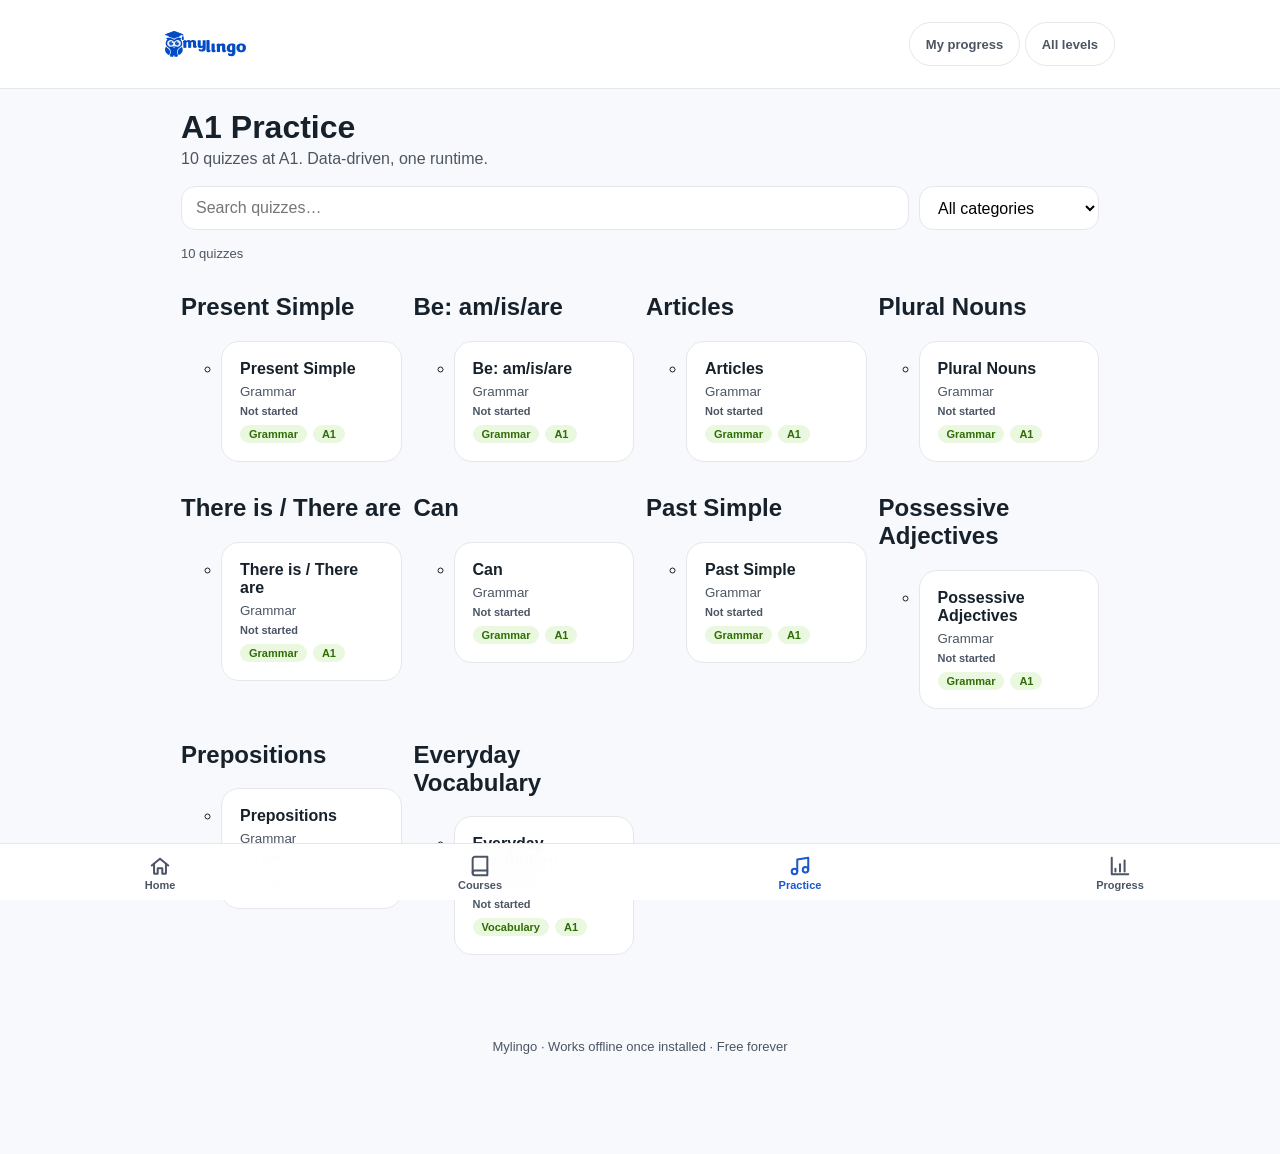
<file: a1/index.html>
<!doctype html><html lang="en"><head><meta charset="utf-8"><meta name="viewport" content="width=device-width,initial-scale=1">
<link rel="icon" type="image/svg+xml" href="../shared/brand/icon.svg">
<link rel="icon" type="image/png" sizes="32x32" href="../shared/brand/favicon-32.png">
<link rel="icon" type="image/png" sizes="192x192" href="../shared/brand/favicon-192.png">
<link rel="apple-touch-icon" href="../shared/brand/apple-touch-icon.png">
<link rel="manifest" href="../manifest.json">
<meta name="theme-color" content="#1959d1">
<script>if('serviceWorker' in navigator){window.addEventListener('load',function(){navigator.serviceWorker.register('../sw.js').catch(function(){});});}</script>
<title>Mylingo</title>
<style>
:root{--brand:#1959d1;--brand-dark:#0e45ae;--brand-soft:#eaf1fc;--success:#58cc02;--success-dark:#46a302;--success-soft:#e9f8df;--ink:#17212b;--muted:#4b5563;--line:#e5e7eb;--bg:#f7f9fc;--ease-micro:cubic-bezier(0.25,0.1,0.25,1);--ease-release:cubic-bezier(0.34,1.56,0.64,1)}
*{box-sizing:border-box;-webkit-tap-highlight-color:transparent}
body{font-family:-apple-system,BlinkMacSystemFont,"Segoe UI",Roboto,Arial,sans-serif;margin:0;background:var(--bg);color:var(--ink)}
:focus-visible{outline:3px solid #1a73e8;outline-offset:2px}
a{color:inherit}
.skip-link{position:absolute;left:8px;top:-48px;background:var(--brand);color:#fff;padding:10px 16px;border-radius:10px;font-weight:800;text-decoration:none;z-index:1000;transition:top .15s ease}
.skip-link:focus{top:8px}
header{padding:22px 16px;background:#fff;border-bottom:1px solid var(--line);padding-top:calc(22px + env(safe-area-inset-top))}
.headrow{max-width:950px;margin:auto;display:flex;justify-content:space-between;align-items:center;gap:12px;flex-wrap:wrap}
.brand-logo{height:26px;width:auto;display:block}
.headrow nav a{font-size:13px;font-weight:700;text-decoration:none;color:var(--muted);border:1px solid var(--line);border-radius:99px;padding:12px 16px;display:inline-flex;align-items:center;min-height:44px}
main{max-width:950px;margin:auto;padding:20px 16px 60px}
h1{margin:0 0 4px}
.sub{color:var(--muted);margin:0 0 18px}
.controls{display:flex;gap:10px;margin-bottom:16px;flex-wrap:wrap}
input[type=search],select{font:inherit;padding:11px 14px;border:1px solid var(--line);border-radius:14px;background:#fff;min-height:44px}
input[type=search]{flex:1 1 220px}
select{flex:0 1 180px}
.count{color:var(--muted);font-size:13px;margin-bottom:12px}
.grid{display:grid;grid-template-columns:repeat(auto-fit,minmax(220px,1fr));gap:12px;list-style:none;padding:0;margin:0}\n.topic-group{grid-column:1/-1;list-style:none;margin:8px 0 0;padding:0}\n.topic-group h2{font-size:16px;margin:0 0 8px;padding:0 2px}\n.topic-grid{display:grid;grid-template-columns:repeat(auto-fit,minmax(220px,1fr));gap:12px;list-style:none;padding:0;margin:0}
.card{display:block;background:#fff;border:1px solid var(--line);border-radius:18px;padding:18px;text-decoration:none;color:inherit;position:relative;transition:transform 220ms var(--ease-release),border-color 120ms var(--ease-micro)}
.card:hover{border-color:#c9d0d8}
.card:active{transform:scale(.985);transition-duration:80ms;transition-timing-function:var(--ease-micro)}
.card b{display:block;margin-bottom:6px}
.tagrow{display:flex;gap:6px;flex-wrap:wrap;margin-top:8px}
.chip{font-size:11px;color:#2f6d06;background:var(--success-soft);border-radius:99px;padding:3px 9px;font-weight:700}
.best{position:absolute;top:14px;right:14px;font-size:11px;font-weight:900;color:#2f6d06;background:var(--success-soft);border-radius:99px;padding:4px 9px}
.qstatus{font-size:11px;font-weight:800;color:var(--muted);margin-top:6px;display:block}
footer{max-width:950px;margin:0 auto;padding:24px 16px 40px;color:var(--muted);font-size:13px;text-align:center}
small{display:block;color:var(--muted);margin-top:2px}
.empty,.err{text-align:center;color:var(--muted);padding:50px 20px;grid-column:1/-1}
.skel{background:#fff;border:1px solid var(--line);border-radius:18px;height:96px;position:relative;overflow:hidden}
.skel::after{content:"";position:absolute;inset:0;background:linear-gradient(90deg,transparent,rgba(0,0,0,.04),transparent);animation:sh 1.2s infinite}
@keyframes sh{from{transform:translateX(-100%)}to{transform:translateX(100%)}}
.more{display:block;margin:24px auto 0;background:#f1f3f5;border:0;padding:13px 26px;border-radius:99px;font-weight:800;cursor:pointer;min-height:44px;transition:transform 220ms var(--ease-release),background-color 120ms var(--ease-micro)}
.more:active{transform:scale(.97);transition-duration:80ms;transition-timing-function:var(--ease-micro)}
@media(prefers-reduced-motion:reduce){.skel::after{animation:none}.card,.more{transition:none}.card:active,.more:active{transform:none}}

@view-transition{navigation:auto}
::view-transition-old(root){animation:page-out .28s cubic-bezier(.4,0,.2,1) both}
::view-transition-new(root){animation:page-in .28s cubic-bezier(.4,0,.2,1) both}
@keyframes page-out{to{opacity:0;transform:scale(.96)}}
@keyframes page-in{from{opacity:0;transform:scale(1.04)}}
@media(prefers-reduced-motion:reduce){@view-transition{navigation:none}}
</style><link rel="stylesheet" href="../shared/css/app-shell.css"></head>
<body>
<a href="#main-content" class="skip-link">Skip to main content</a>
<header><div class="headrow">
  <img class="brand-logo" src="../shared/brand/logo-horizontal.svg" alt="Mylingo">
  <nav><a href="./dashboard.html">My progress</a> <a id="hubLink" href="../main/index.html">All levels</a></nav>
</div></header>
<main id="main-content">
  <h1 id="pageTitle">Practice</h1>
  <p class="sub" id="pageSub"></p>
  <div class="controls">
    <input type="search" id="q" placeholder="Search quizzes…" aria-label="Search quizzes">
    <select id="cat" aria-label="Filter by category"><option value="">All categories</option></select>
  </div>
  <p class="count" id="count" aria-live="polite"></p>
  <ul class="grid" id="grid" role="list" aria-live="polite"></ul>
  <button class="more" id="more" style="display:none">Show more</button>
</main>
<footer>Mylingo · Works offline once installed · Free forever</footer>
<script>
(function(){
'use strict';
const $=x=>document.getElementById(x);
const KEY='mylingo.progress.v1';
const parts=location.pathname.split('/').filter(Boolean);
const level=(parts[parts.length-2]||'a1').toLowerCase();
const PAGE=24;
let shown=PAGE, all=[], filtered=[];

document.title='Mylingo '+level.toUpperCase();
$('pageTitle').textContent=level.toUpperCase()+' Practice';

function progressFor(id){
  try{ const v=JSON.parse(localStorage.getItem(KEY)||'{}'); return v[id]||null }catch(e){ return null }
}

function renderSkeleton(){
  $('grid').innerHTML=Array.from({length:6}).map(()=>'<li class="skel" aria-hidden="true"></li>').join('');
}

function applyFilters(){
  const term=$('q').value.trim().toLowerCase();
  const cat=$('cat').value;
  filtered=all.filter(item=>{
    if(cat && item.category!==cat) return false;
    if(!term) return true;
    const hay=(item.title+' '+(item.topic||'')+' '+item.category+' '+(item.tags||'')).toLowerCase();
    return hay.includes(term);
  });
  shown=PAGE;
  paint();
}

function paint(){
  const grid=$('grid');
  if(filtered.length===0){
    grid.innerHTML='<li class="empty">No quizzes match your search.</li>';
    $('more').style.display='none';
    $('count').textContent='0 results';
    return;
  }
  const slice=filtered.slice(0,shown);
  $('count').textContent=filtered.length+' quiz'+(filtered.length===1?'':'zes')+(filtered.length!==all.length?' (filtered from '+all.length+')':'');
  const groups=[];
  slice.forEach(item=>{
    const topic=item.topic||item.title||'Other';
    let group=groups.find(g=>g.topic===topic);
    if(!group){group={topic,items:[]};groups.push(group)}
    group.items.push(item);
  });
  grid.innerHTML=groups.map(group=>{
    const cards=group.items.map(item=>{
      const prog=progressFor(item.id);
      const best=prog&&prog.best!=null?'<span class="best">Best '+prog.best+'%</span>':'';
      const status=prog?(prog.status==='completed'?'Completed':'In progress'):'Not started';
      const tags=(item.tags||'').split(',').map(t=>t.trim()).filter(Boolean).slice(0,3)
        .map(t=>'<span class="chip">'+escapeHtml(t)+'</span>').join('');
      return '<li><a class="card" href="../shared/quiz.html?quiz='+encodeURIComponent(item.id)+'&level='+level+'" aria-label="'+escapeHtml(item.title)+', '+status+'">'+
        best+'<b>'+escapeHtml(item.title)+'</b><small>'+escapeHtml(item.category||'')+'</small>'+
        '<span class="qstatus">'+status+'</span>'+
        (tags?'<div class="tagrow">'+tags+'</div>':'')+'</a></li>';
    }).join('');
    return '<li class="topic-group"><h2>'+escapeHtml(group.topic)+'</h2><ul class="topic-grid" role="list">'+cards+'</ul></li>';
  }).join('');
  $('more').style.display = (shown<filtered.length) ? 'block' : 'none';
}
function escapeHtml(s){return String(s??'').replace(/[&<>"']/g,m=>({'&':'&amp;','<':'&lt;','>':'&gt;','"':'&quot;',"'":'&#39;'}[m]))}

$('more').onclick=()=>{shown+=PAGE;paint()};
$('q').addEventListener('input',applyFilters);
$('cat').addEventListener('change',applyFilters);

async function load(){
  renderSkeleton();
  let res;
  try{ res=await fetch('./quizzes.json',{cache:'no-store'}) }
  catch(e){ $('grid').innerHTML='<li class="err">Couldn\'t load the quiz list. Check your connection and refresh.</li>'; return }
  if(!res.ok){ $('grid').innerHTML='<li class="err">Couldn\'t load the quiz list (error '+res.status+').</li>'; return }
  try{ all=await res.json() }catch(e){ $('grid').innerHTML='<li class="err">The quiz list file is corrupted.</li>'; return }
  if(!Array.isArray(all)){ $('grid').innerHTML='<li class="err">The quiz list has an unexpected format.</li>'; return }

  $('pageSub').textContent=all.length+' quiz'+(all.length===1?'':'zes')+' at '+level.toUpperCase()+'. Data-driven, one runtime.';
  const cats=[...new Set(all.map(a=>a.category).filter(Boolean))].sort();
  $('cat').innerHTML='<option value="">All categories</option>'+cats.map(c=>'<option value="'+escapeHtml(c)+'">'+escapeHtml(c)+'</option>').join('');
  filtered=all;
  paint();
}
load();
})();
</script>
<script src="../shared/js/app-shell.js"></script></body></html>
</file>
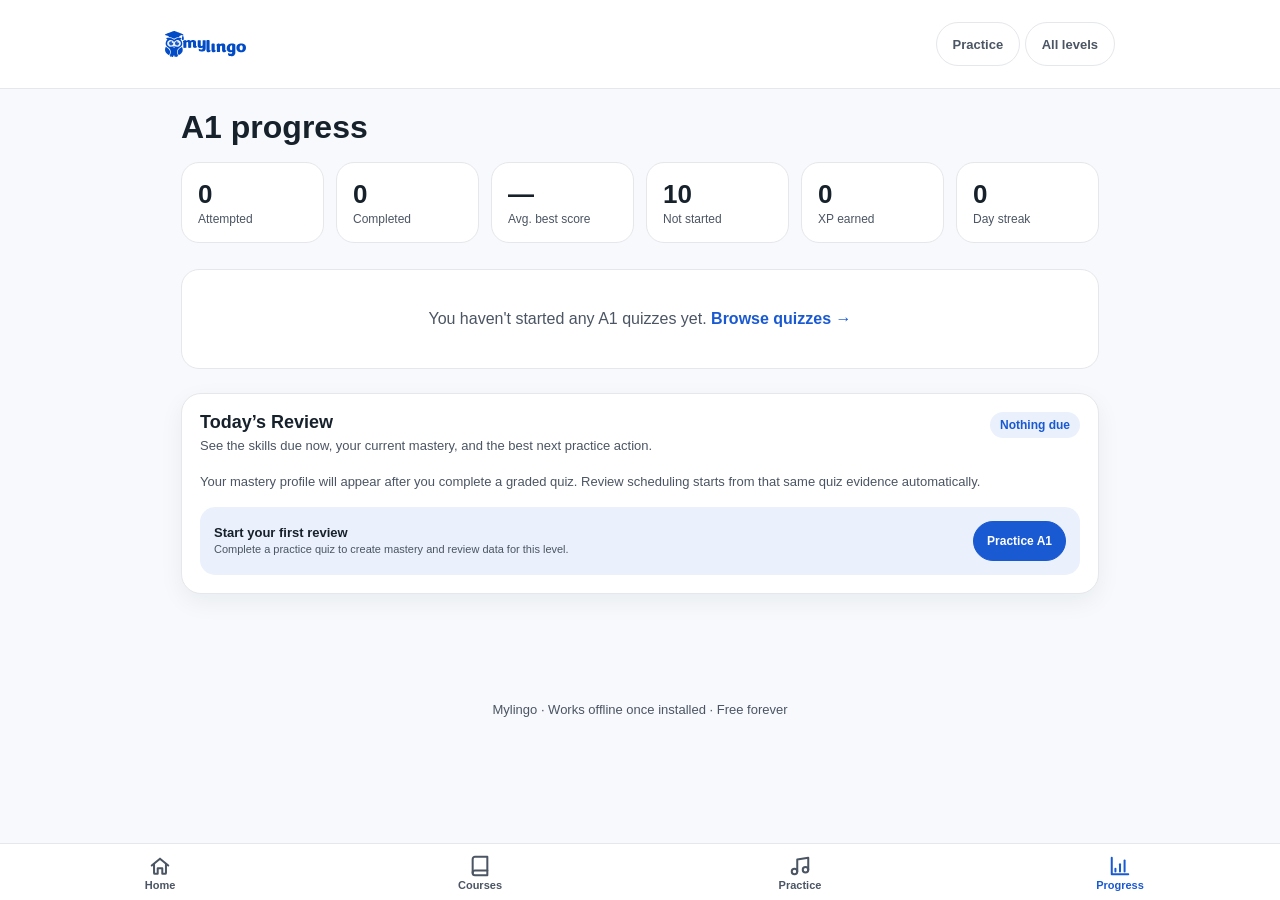
<file: a1/dashboard.html>
<!doctype html><html lang="en"><head><meta charset="utf-8"><meta name="viewport" content="width=device-width,initial-scale=1">
<link rel="icon" type="image/svg+xml" href="../shared/brand/icon.svg">
<link rel="icon" type="image/png" sizes="32x32" href="../shared/brand/favicon-32.png">
<link rel="icon" type="image/png" sizes="192x192" href="../shared/brand/favicon-192.png">
<link rel="apple-touch-icon" href="../shared/brand/apple-touch-icon.png">
<link rel="manifest" href="../manifest.json">
<meta name="theme-color" content="#1959d1">
<script>if('serviceWorker' in navigator){window.addEventListener('load',function(){navigator.serviceWorker.register('../sw.js').catch(function(){});});}</script>
<title>Mylingo Dashboard</title>
<style>
:root{--brand:#1959d1;--brand-dark:#0e45ae;--brand-soft:#eaf1fc;--success:#58cc02;--success-dark:#46a302;--success-soft:#e9f8df;--ink:#17212b;--muted:#4b5563;--line:#e5e7eb;--bg:#f7f9fc;--ease-micro:cubic-bezier(0.25,0.1,0.25,1);--ease-release:cubic-bezier(0.34,1.56,0.64,1)}
*{box-sizing:border-box;-webkit-tap-highlight-color:transparent}
body{font-family:-apple-system,BlinkMacSystemFont,"Segoe UI",Roboto,Arial,sans-serif;margin:0;background:var(--bg);color:var(--ink)}
:focus-visible{outline:3px solid #1a73e8;outline-offset:2px}
a{color:inherit}
.skip-link{position:absolute;left:8px;top:-48px;background:var(--brand);color:#fff;padding:10px 16px;border-radius:10px;font-weight:800;text-decoration:none;z-index:1000;transition:top .15s ease}
.skip-link:focus{top:8px}
header{padding:22px 16px;background:#fff;border-bottom:1px solid var(--line);padding-top:calc(22px + env(safe-area-inset-top))}
.headrow{max-width:950px;margin:auto;display:flex;justify-content:space-between;align-items:center;gap:12px;flex-wrap:wrap}
.brand-logo{height:26px;width:auto;display:block}
.headrow nav a{font-size:13px;font-weight:700;text-decoration:none;color:var(--muted);border:1px solid var(--line);border-radius:99px;padding:12px 16px;display:inline-flex;align-items:center;min-height:44px}
main{max-width:950px;margin:auto;padding:20px 16px 60px}
h1{margin:0 0 16px}
.stats{display:grid;grid-template-columns:repeat(auto-fit,minmax(140px,1fr));gap:12px;margin-bottom:26px}
.stat{background:#fff;border:1px solid var(--line);border-radius:18px;padding:16px}
.stat .n{font-size:26px;font-weight:900}
.stat .l{color:var(--muted);font-size:12px;margin-top:2px}
.section-title{font-size:14px;font-weight:800;color:var(--muted);text-transform:uppercase;letter-spacing:.03em;margin:24px 0 10px}
.row{display:flex;align-items:center;gap:12px;background:#fff;border:1px solid var(--line);border-radius:16px;padding:14px 16px;margin-bottom:8px}
.row .meta{flex:1;min-width:0}
.row b{display:block}
.row small{color:var(--muted)}
.bar{height:8px;background:#edf0f3;border-radius:99px;overflow:hidden;width:110px;flex:0 0 auto}
.bar i{display:block;height:100%;background:var(--brand)}
.pct{width:42px;text-align:right;font-weight:800;font-size:13px;flex:0 0 auto}
.status{font-size:11px;font-weight:800;border-radius:99px;padding:3px 9px;flex:0 0 auto}
.status.completed{background:var(--success-soft);color:#2f6d06}
.status.in-progress{background:#fff7e0;color:#8a6100}
.status.not-started{background:#f1f3f5;color:var(--muted)}
.empty{text-align:center;color:var(--muted);padding:40px 20px;background:#fff;border:1px solid var(--line);border-radius:18px}
.empty a{color:var(--brand);font-weight:800;text-decoration:none}
.reset{margin-top:30px;text-align:right}
.reset button{background:none;border:1px solid var(--line);color:var(--muted);padding:9px 16px;border-radius:99px;font-size:12px;cursor:pointer;min-height:44px;transition:transform 220ms var(--ease-release),background-color 120ms var(--ease-micro)}
.reset button:active{transform:scale(.96);transition-duration:80ms;transition-timing-function:var(--ease-micro)}
footer{max-width:950px;margin:0 auto;padding:24px 16px 40px;color:var(--muted);font-size:13px;text-align:center}

@view-transition{navigation:auto}
::view-transition-old(root){animation:page-out .28s cubic-bezier(.4,0,.2,1) both}
::view-transition-new(root){animation:page-in .28s cubic-bezier(.4,0,.2,1) both}
@keyframes page-out{to{opacity:0;transform:scale(.96)}}
@keyframes page-in{from{opacity:0;transform:scale(1.04)}}
@media(prefers-reduced-motion:reduce){@view-transition{navigation:none}.reset button{transition:none}.reset button:active{transform:none}}
</style><link rel="stylesheet" href="../shared/css/app-shell.css"></head>
<body>
<a href="#main-content" class="skip-link">Skip to main content</a>
<header><div class="headrow">
  <img class="brand-logo" src="../shared/brand/logo-horizontal.svg" alt="Mylingo">
  <nav><a href="./index.html">Practice</a> <a id="hubLink" href="../main/index.html">All levels</a></nav>
</div></header>
<main id="main-content">
  <h1 id="title">My progress</h1>
  <div class="stats" id="stats"></div>
  <div id="body"></div>
  <div class="reset" id="resetWrap" style="display:none"><button id="resetBtn">Reset this level's progress</button></div>
<div id="masteryReviewMount"></div><div id="offlinePacksMount"></div>
</main>
<footer>Mylingo · Works offline once installed · Free forever</footer>
<script src="../shared/js/gamification.js"></script><script src="../shared/js/skill-mastery.js"></script><script src="../shared/js/review-scheduler.js"></script><script src="../shared/js/mastery-review-ui.js"></script><script src="../shared/js/offline-packs.js"></script><script src="../shared/js/offline-packs-ui.js"></script>
<script>
(function(){
'use strict';
const $=x=>document.getElementById(x);
const KEY='mylingo.progress.v1';
const parts=location.pathname.split('/').filter(Boolean);
const level=(parts[parts.length-2]||'a1').toLowerCase();
document.title='Mylingo '+level.toUpperCase()+' · Dashboard';
$('title').textContent=level.toUpperCase()+' progress';

try{if(window.MylingoMasteryReviewUI){window.MylingoMasteryReviewUI.mount(document.getElementById('masteryReviewMount'),{level:level});}}catch(e){}

function esc(s){return String(s??'').replace(/[&<>"']/g,m=>({'&':'&amp;','<':'&lt;','>':'&gt;','"':'&quot;',"'":'&#39;'}[m]))}
function gp(){try{const v=JSON.parse(localStorage.getItem(KEY)||'{}');return (v&&typeof v==='object')?v:{}}catch(e){return{}}}
function timeAgo(ts){
  if(!ts)return'';
  const s=Math.max(1,Math.round((Date.now()-ts)/1000));
  if(s<60)return s+'s ago';
  const m=Math.round(s/60); if(m<60)return m+'m ago';
  const h=Math.round(m/60); if(h<24)return h+'h ago';
  const d=Math.round(h/24); return d+'d ago';
}

async function load(){
  let manifest=[];
  try{
    const res=await fetch('./quizzes.json',{cache:'no-store'});
    if(res.ok) manifest=await res.json();
  }catch(e){ /* dashboard still works from progress alone */ }

  const progress=gp();
  const entries=Object.values(progress).filter(e=>e && (e.level||'').toLowerCase()===level);
  const attemptedIds=new Set(entries.map(e=>e.id));
  const notStarted=(Array.isArray(manifest)?manifest:[]).filter(m=>!attemptedIds.has(m.id));

  const completed=entries.filter(e=>e.status==='completed');
  const bestScores=entries.map(e=>e.best).filter(v=>v!=null);
  const avg=bestScores.length?Math.round(bestScores.reduce((a,b)=>a+b,0)/bestScores.length):null;

  let statTiles=[
    ['Attempted',entries.length],
    ['Completed',completed.length],
    ['Avg. best score',avg!=null?avg+'%':'—'],
    ['Not started',notStarted.length]
  ];
  try{
    if(window.MylingoGamification){
      const g=window.MylingoGamification.getState();
      statTiles.push(['XP earned',g.xpTotal]);
      statTiles.push(['Day streak',g.streak+(g.streak?' '+'<svg width="14" height="14" viewBox="0 0 24 24" fill="none" stroke="currentColor" stroke-width="2" stroke-linecap="round" stroke-linejoin="round" style="vertical-align:-2px;display:inline-block" aria-hidden="true"><path d="M8.5 14.5A2.5 2.5 0 0 0 11 12c0-1.38-.5-2-1-3-1.072-2.143-.224-4.054 2-6 .5 2.5 2 4.9 4 6.5 2 1.6 3 3.5 3 5.5a7 7 0 1 1-14 0c0-1.153.433-2.294 1-3a2.5 2.5 0 0 0 2.5 2.5z"/></svg>':'')]);
    }
  }catch(e){ /* gamification is optional; dashboard still works without it */ }
  $('stats').innerHTML=statTiles.map(([l,n])=>'<div class="stat"><div class="n">'+n+'</div><div class="l">'+l+'</div></div>').join('');

  if(entries.length===0 && notStarted.length===0){
    $('body').innerHTML='<div class="empty">No quizzes found for this level yet.</div>';
    $('resetWrap').style.display='none';
    return;
  }
  if(entries.length===0){
    $('body').innerHTML='<div class="empty">You haven\'t started any '+level.toUpperCase()+' quizzes yet. <a href="./index.html">Browse quizzes →</a></div>';
    $('resetWrap').style.display='none';
    return;
  }

  entries.sort((a,b)=>(b.lastAccess||0)-(a.lastAccess||0));
  const rows=entries.map(e=>{
    const pct=e.best!=null?e.best:(e.latest!=null?e.latest:0);
    const statusClass=e.status==='completed'?'completed':'in-progress';
    const statusLabel=e.status==='completed'?'Completed':'In progress';
    return '<a class="row" href="../shared/quiz.html?quiz='+encodeURIComponent(e.id)+'&level='+level+'" style="text-decoration:none;color:inherit">'+
      '<div class="meta"><b>'+esc(e.title||e.id)+'</b><small>'+(e.attempts||0)+' attempt'+((e.attempts||0)===1?'':'s')+' · '+timeAgo(e.lastAccess)+'</small></div>'+
      '<span class="status '+statusClass+'">'+statusLabel+'</span>'+
      '<div class="bar" aria-hidden="true"><i style="width:'+pct+'%"></i></div>'+
      '<div class="pct">'+pct+'%</div>'+
      '</a>';
  }).join('');

  let notStartedHtml='';
  if(notStarted.length){
    notStartedHtml='<p class="section-title">Not started ('+notStarted.length+')</p>'+
      notStarted.slice(0,10).map(m=>'<a class="row" href="../shared/quiz.html?quiz='+encodeURIComponent(m.id)+'&level='+level+'" style="text-decoration:none;color:inherit">'+
      '<div class="meta"><b>'+esc(m.title)+'</b><small>'+esc(m.category||'')+'</small></div>'+
      '<span class="status not-started">Not started</span></a>').join('') +
      (notStarted.length>10?'<p style="color:#6b7280;font-size:13px">+'+(notStarted.length-10)+' more — <a href="./index.html">browse all</a></p>':'');
  }

  $('body').innerHTML='<p class="section-title">In progress</p>'+rows+notStartedHtml;
  $('resetWrap').style.display='block';
}

$('resetBtn').onclick=()=>{
  if(!confirm('Reset all saved progress for '+level.toUpperCase()+'? This can\'t be undone.'))return;
  const all=gp();
  Object.keys(all).forEach(k=>{ if(all[k] && (all[k].level||'').toLowerCase()===level) delete all[k] });
  try{localStorage.setItem(KEY,JSON.stringify(all))}catch(e){}
  load();
};

load();
})();
try{if(window.MylingoOfflinePacksUI){window.MylingoOfflinePacksUI.mount(document.getElementById('offlinePacksMount'),{level:level});}}catch(e){}
</script>
<script src="../shared/js/app-shell.js"></script></body></html>
</file>
<file: shared/css/app-shell.css>
/* Mylingo App Shell — shared bottom navigation (Agent 87)
   Included on every page via <link rel="stylesheet" href=".../shared/css/app-shell.css">.
   Uses the same design tokens (--brand etc.) already defined per-page; falls back to
   sane defaults here so the bar still renders correctly even before those vars load. */
:root{
  --as-brand:var(--brand,#1959d1);
  --as-muted:var(--muted,#6b7280);
  --as-line:var(--line,#e5e7eb);
  --as-bg:#ffffff;
}
.mylingo-appshell{
  position:fixed;
  left:0;right:0;bottom:0;
  display:flex;
  justify-content:space-around;
  align-items:stretch;
  background:rgba(255,255,255,.96);
  -webkit-backdrop-filter:blur(18px);
  backdrop-filter:blur(18px);
  border-top:1px solid var(--as-line);
  padding-bottom:env(safe-area-inset-bottom);
  z-index:60;
}
.mylingo-appshell .as-tab{
  flex:1 1 0;
  display:flex;
  flex-direction:column;
  align-items:center;
  justify-content:center;
  gap:3px;
  min-height:56px;
  min-width:44px;
  padding:7px 4px 6px;
  text-decoration:none;
  color:var(--as-muted);
  font-size:11px;
  font-weight:800;
  font-family:-apple-system,BlinkMacSystemFont,"Segoe UI",Roboto,Arial,sans-serif;
  -webkit-tap-highlight-color:transparent;
  transition:color 120ms ease;
}
.mylingo-appshell .as-tab:active{opacity:.7}
.mylingo-appshell .as-tab.active{color:var(--as-brand)}
.mylingo-appshell .as-icon{display:block;line-height:0}
.mylingo-appshell .as-icon svg{width:22px;height:22px;display:block}
.mylingo-appshell .as-label{line-height:1}

/* Reserve room at the bottom of the document so fixed nav never covers content. */
body.has-mylingo-appshell{padding-bottom:calc(60px + env(safe-area-inset-bottom))}

/* Quiz engine: nav is toggled visible/hidden by shared/quiz.html's show() hook.
   Default to visible; JS sets display:none while a question is active. */
.mylingo-appshell[data-hidden="true"]{display:none}

@media(prefers-reduced-motion:reduce){
  .mylingo-appshell .as-tab{transition:none}
}
</file>
